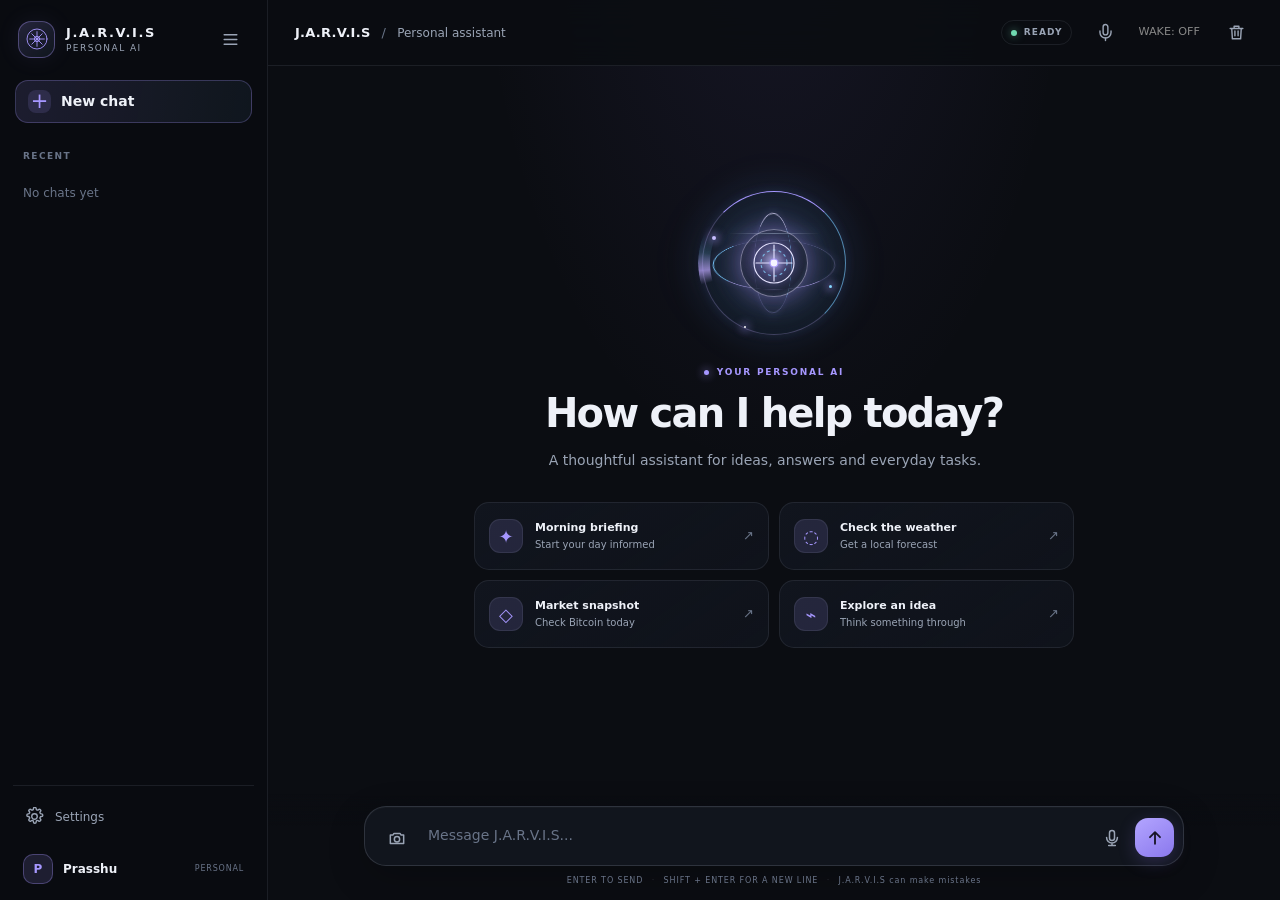
<file: frontend/index.html>
<!doctype html>
<html lang="en" data-theme="dark">
<head>
  <link rel="manifest" href="./manifest.json">
  <meta name="apple-mobile-web-app-capable" content="yes">
  <meta name="mobile-web-app-capable" content="yes">
  <meta charset="UTF-8">
  <meta name="viewport" content="width=device-width, initial-scale=1, viewport-fit=cover">
  <meta name="theme-color" content="#0b0d12">
  <meta name="description" content="J.A.R.V.I.S personal AI assistant">
  <title>J.A.R.V.I.S — Personal AI</title>
  <link rel="stylesheet" href="style.css?v=final3">
</head>
<script>if ('serviceWorker' in navigator) navigator.serviceWorker.register('./sw.js');</script>
  <body>
  <div class="app-shell">
    <aside class="sidebar" id="sidebar" aria-label="Main navigation">
      <div class="sidebar-top">
        <a class="brand" href="./" aria-label="J.A.R.V.I.S home">
          <span class="brand-mark" aria-hidden="true">
            <svg viewBox="0 0 36 36"><circle cx="18" cy="18" r="15"/><path d="M18 7v22M7 18h22M10.2 10.2l15.6 15.6M25.8 10.2 10.2 25.8"/><circle cx="18" cy="18" r="4"/></svg>
          </span>
          <span class="brand-copy"><strong>J.A.R.V.I.S</strong><small>PERSONAL AI</small></span>
        </a>
        <button class="icon-button sidebar-collapse" id="sidebar-toggle" type="button" aria-label="Collapse sidebar" title="Collapse sidebar">
          <svg viewBox="0 0 24 24" aria-hidden="true"><path d="M4 6h16M4 12h16M4 18h16"/></svg>
        </button>
      </div>

      <button class="new-chat" id="new-chat" type="button">
        <span class="new-chat-icon" aria-hidden="true">+</span><span>New chat</span>
      </button>

      <div class="history-heading"><span>RECENT</span><span class="history-count" id="history-count"></span></div>
      <div class="history-list" id="history-list" role="group" aria-label="Conversation history"></div>
      <div class="sidebar-spacer"></div>

      <div class="sidebar-footer">
        <button class="sidebar-link" id="settings-open" type="button">
          <svg viewBox="0 0 24 24" aria-hidden="true"><path d="M12 8.5a3.5 3.5 0 1 0 0 7 3.5 3.5 0 0 0 0-7Z"/><path d="m19.4 15 .1.1a1.7 1.7 0 0 1-2.4 2.4l-.1-.1a1.7 1.7 0 0 0-2.9 1.2v.2a1.7 1.7 0 0 1-3.4 0v-.2a1.7 1.7 0 0 0-2.9-1.2l-.1.1a1.7 1.7 0 0 1-2.4-2.4l.1-.1a1.7 1.7 0 0 0-1.2-2.9H4a1.7 1.7 0 0 1 0-3.4h.2a1.7 1.7 0 0 0 1.2-2.9l-.1-.1a1.7 1.7 0 0 1 2.4-2.4l.1.1a1.7 1.7 0 0 0 2.9-1.2V2a1.7 1.7 0 0 1 3.4 0v.2a1.7 1.7 0 0 0 2.9 1.2l.1-.1a1.7 1.7 0 0 1 2.4 2.4l-.1.1a1.7 1.7 0 0 0 1.2 2.9h.2a1.7 1.7 0 0 1 0 3.4h-.2a1.7 1.7 0 0 0-1.2 2.9Z"/></svg>
          <span>Settings</span>
        </button>
        <div class="profile-row"><span class="profile-avatar">P</span><span class="profile-name">Prasshu</span><span class="profile-label">PERSONAL</span></div>
      </div>
    </aside>

    <button class="sidebar-backdrop" id="sidebar-backdrop" type="button" aria-label="Close navigation" hidden></button>

    <main class="main-area">
      <header class="topbar">
        <button class="icon-button menu-button" id="menu-btn" type="button" aria-label="Open navigation" title="Open navigation">
          <svg viewBox="0 0 24 24" aria-hidden="true"><path d="M4 6h16M4 12h16M4 18h16"/></svg>
        </button>
        <div class="topbar-title"><span>J.A.R.V.I.S</span><span class="topbar-divider">/</span><span class="topbar-subtitle">Personal assistant</span></div>
        <div class="topbar-actions">
          <span class="ready-badge"><span class="ready-dot"></span> READY</span>

          <button class="icon-button wake-button" id="wake-btn" type="button" aria-label="Toggle Wake Word" title="Listen for 'Hey Jarvis'">
            <svg viewBox="0 0 24 24" fill="none" stroke="currentColor" stroke-width="2" stroke-linecap="round" stroke-linejoin="round">
              <path d="M12 2a3 3 0 0 0-3 3v7a3 3 0 0 0 6 0V5a3 3 0 0 0-3-3Z"/>
              <path d="M19 10v2a7 7 0 0 1-14 0v-2"/>
              <line x1="12" y1="19" x2="12" y2="22"/>
            </svg>
          </button>

          <span id="wake-status" style="font-size:0.7rem;color:#888;margin-right:5px;">WAKE: OFF</span>

          <button class="icon-button clear-button" id="clear-btn" type="button" aria-label="Clear current conversation" title="Clear current conversation">
            <svg viewBox="0 0 24 24" aria-hidden="true"><path d="M4 7h16M9 7V4h6v3m3 0-.8 13H6.8L6 7m4 3v6m4-6v6"/></svg>
          </button>
        </div>
      </header>

      <section class="conversation-stage" id="conversation-stage" aria-label="Conversation" tabindex="0">
        <div class="welcome" id="welcome">

          <div class="hero-orb" aria-hidden="true">
            <span class="orb-aura"></span>
            <span class="orb-ring orb-ring-outer"></span>
            <span class="orb-ring orb-ring-middle"></span>
            <span class="orb-ring orb-ring-inner"></span>
            <span class="orb-sweep"></span>
            <span class="orb-scan"></span>
            <span class="orb-particle orb-particle-one"></span>
            <span class="orb-particle orb-particle-two"></span>
            <span class="orb-particle orb-particle-three"></span>
            <div class="orb-core">
              <svg viewBox="0 0 52 52"><circle cx="26" cy="26" r="20"/><circle class="core-orbit" cx="26" cy="26" r="13"/><path d="M26 8v36M8 26h36"/><circle class="core-point" cx="26" cy="26" r="4"/></svg>
            </div>
          </div>

          <div class="welcome-copy">
            <p class="eyebrow"><span></span> YOUR PERSONAL AI</p>
            <h1>How can I help today?</h1>
            <p class="welcome-subtitle">A thoughtful assistant for ideas, answers and everyday tasks.</p>
          </div>
          <div class="prompt-grid" aria-label="Suggested prompts">
            <button class="prompt-card" type="button" data-prompt="Jarvis, give me my morning briefing">
              <span class="prompt-icon">✦</span><span><strong>Morning briefing</strong><small>Start your day informed</small></span><span class="prompt-arrow">↗</span>
            </button>
            <button class="prompt-card" type="button" data-prompt="What is the weather today?">
              <span class="prompt-icon">◌</span><span><strong>Check the weather</strong><small>Get a local forecast</small></span><span class="prompt-arrow">↗</span>
            </button>
            <button class="prompt-card" type="button" data-prompt="What is the current Bitcoin price?">
              <span class="prompt-icon">◇</span><span><strong>Market snapshot</strong><small>Check Bitcoin today</small></span><span class="prompt-arrow">↗</span>
            </button>
            <button class="prompt-card" type="button" data-prompt="Tell me a useful idea for today">
              <span class="prompt-icon">⌁</span><span><strong>Explore an idea</strong><small>Think something through</small></span><span class="prompt-arrow">↗</span>
            </button>
          </div>
        </div>
        <div class="chat" id="chat" role="log" aria-label="Chat messages" aria-live="polite" aria-relevant="additions text" tabindex="0"></div>
      </section>

      <footer class="composer-dock">
        <div class="thinking-status" id="thinking-status" aria-live="polite" hidden>
          <span class="thinking-orb" aria-hidden="true"><i class="thinking-ring"></i><i class="thinking-core"></i></span>
          <span id="thinking-label">J.A.R.V.I.S is thinking</span><span class="thinking-dots" aria-hidden="true"><i></i><i></i><i></i></span>
        </div>
        <div class="composer-shell">
          <button class="composer-tool" id="cam-btn" type="button" aria-label="Analyze image" title="Attach an image">
            <svg viewBox="0 0 24 24" aria-hidden="true"><path d="M4 8.5h3l1.4-2h7.2l1.4 2h3v10H4z"/><circle cx="12" cy="13.5" r="3.2"/></svg>
          </button>
          <textarea id="msg" rows="1" placeholder="Message J.A.R.V.I.S..." aria-label="Message J.A.R.V.I.S"></textarea>
          <input id="img-input" type="file" accept="image/*" hidden>
          <div class="composer-actions">
            <button class="composer-tool voice-button" id="mic-btn" type="button" aria-label="Activate voice input" title="Voice input">
              <svg viewBox="0 0 24 24" aria-hidden="true"><rect x="9" y="3" width="6" height="12" rx="3"/><path d="M5.5 11.5a6.5 6.5 0 0 0 13 0M12 18v3m-4 0h8"/></svg>
            </button>
            <button class="send-button" id="send" type="button" aria-label="Send message" title="Send message">
              <svg viewBox="0 0 24 24" aria-hidden="true"><path d="M12 19V5m-6 6 6-6 6 6"/></svg>
            </button>
          </div>
        </div>
        <p class="composer-note">ENTER TO SEND <span>·</span> SHIFT + ENTER FOR A NEW LINE <span class="note-separator">·</span> J.A.R.V.I.S can make mistakes</p>
      </footer>
    </main>

    <div class="settings-scrim" id="settings-scrim" hidden></div>
    <aside class="settings-panel" id="settings-panel" aria-labelledby="settings-title" aria-modal="true" role="dialog" hidden>
      <div class="settings-header"><div><p class="eyebrow">PREFERENCES</p><h2 id="settings-title">Settings</h2></div><button class="icon-button" id="settings-close" type="button" aria-label="Close settings">×</button></div>
      <div class="settings-group"><label for="theme-select">Appearance</label><p>Set the tone of your workspace.</p><select id="theme-select"><option value="dark">Midnight · dark</option><option value="light">Silver · light</option></select></div>
      <div class="settings-group"><strong>Conversation history</strong><p>Your conversations are saved in this browser profile.</p></div>
      <div class="settings-bottom"><button class="danger-button" id="clear-memory-setting" type="button">Clear current conversation</button><p>J.A.R.V.I.S · Personal AI</p></div>
    </aside>
  </div>

    <script src="./offline-ai.js"></script>
  <script type="module" src="script.js?v=final8"></script>
    <!-- PRASSHU FILE ACCESS -->
<div id="folderAccessPanel" style="padding:10px;text-align:center">
  <button id="selectFolderBtn">
    📁 Select Internal Storage Folder
  </button>
  <input
    type="file"
    id="folderInput"
    webkitdirectory
    multiple
    hidden
  >
  <p id="folderStatus">No folder selected</p>
</div>
</body>
</html>
</file>
<file: frontend/style.css>
*{box-sizing:border-box}
:root{font-family:Inter,ui-sans-serif,system-ui,-apple-system,BlinkMacSystemFont,"Segoe UI","Noto Sans Telugu","Nirmala UI",Gautami,"Lohit Telugu",sans-serif;color-scheme:dark}
html[data-theme="dark"]{--bg:#0b0d12;--sidebar:#090b10;--panel:#11151e;--panel-2:#151a24;--panel-hover:#1b212d;--border:rgba(213,223,242,.09);--border-strong:rgba(213,223,242,.15);--text:#eef1f8;--muted:#9aa4b5;--subtle:#697488;--accent:#a697ff;--accent-2:#79c9ff;--accent-soft:rgba(166,151,255,.14);--success:#70d9b0;--danger:#ff8c9a;--shadow:0 24px 80px rgba(0,0,0,.34);--user-bubble:#1c2330;--input:#11151d;--orb:#ad9cff}
html[data-theme="light"]{color-scheme:light;--bg:#f4f5f8;--sidebar:#eceef3;--panel:#fff;--panel-2:#f8f9fb;--panel-hover:#e9ecf4;--border:rgba(38,48,70,.1);--border-strong:rgba(38,48,70,.16);--text:#202635;--muted:#687387;--subtle:#8b95a6;--accent:#6855d9;--accent-2:#437fb2;--accent-soft:rgba(104,85,217,.1);--success:#258b69;--danger:#c3455a;--shadow:0 24px 80px rgba(39,48,68,.16);--user-bubble:#ebedf5;--input:#fff;--orb:#8068eb}
html,body{width:100%;height:100%;min-height:100%;margin:0}
body{height:100dvh;min-height:100dvh;background:var(--bg);color:var(--text);overflow:hidden;font-size:14px;line-height:1.5;transition:background .25s ease,color .25s ease}
button,input,textarea,select{font:inherit}
button{color:inherit}
button:focus-visible,a:focus-visible,textarea:focus-visible,select:focus-visible{outline:2px solid var(--accent);outline-offset:3px}
button{cursor:pointer}
button:disabled{opacity:.5;cursor:not-allowed}
[hidden]{display:none!important}
.app-shell{position:fixed;inset:0;height:100dvh;min-height:0;width:100vw;overflow:hidden;display:grid;grid-template-columns:268px minmax(0,1fr);background:var(--bg);transition:grid-template-columns .24s ease}
.sidebar{position:fixed;inset:0 auto 0 0;width:268px;min-width:0;height:100dvh;display:flex;flex-direction:column;padding:20px 13px 14px;background:var(--sidebar);border-right:1px solid var(--border);z-index:30;transition:width .24s ease,padding .24s ease,transform .24s ease}
.sidebar-top{display:flex;align-items:center;justify-content:space-between;gap:8px;padding:0 5px 22px}
.brand{display:flex;align-items:center;gap:11px;min-width:0;color:var(--text);text-decoration:none}
.brand-mark{display:grid;place-items:center;width:37px;height:37px;flex:0 0 37px;border:1px solid rgba(173,156,255,.37);border-radius:13px;background:linear-gradient(145deg,rgba(166,151,255,.18),rgba(121,201,255,.06));box-shadow:0 0 25px rgba(166,151,255,.08)}
.brand-mark svg{width:24px;height:24px;fill:none;stroke:var(--accent);stroke-width:1.35;stroke-linecap:round;stroke-linejoin:round}
.brand-copy{display:grid;gap:0;white-space:nowrap}
.brand-copy strong{font-size:13px;letter-spacing:.12em;font-weight:700}
.brand-copy small{font-size:9px;letter-spacing:.16em;color:var(--muted)}
.icon-button{display:grid;place-items:center;flex:0 0 38px;width:38px;height:38px;border:1px solid transparent;border-radius:11px;background:transparent;color:var(--muted);transition:background .18s ease,color .18s ease,border-color .18s ease}
.icon-button:hover{background:var(--panel-hover);border-color:var(--border);color:var(--text)}
.icon-button svg,.sidebar-link svg,.composer-tool svg,.send-button svg{width:19px;height:19px;fill:none;stroke:currentColor;stroke-width:1.8;stroke-linecap:round;stroke-linejoin:round}
.new-chat{height:43px;display:flex;align-items:center;gap:10px;padding:0 12px;margin:0 2px 27px;border:1px solid rgba(166,151,255,.26);border-radius:13px;background:linear-gradient(100deg,rgba(166,151,255,.13),rgba(121,201,255,.06));color:var(--text);text-align:left;font-weight:600;transition:transform .18s ease,border-color .18s ease,background .18s ease}
.new-chat:hover{transform:translateY(-1px);border-color:rgba(166,151,255,.48);background:linear-gradient(100deg,rgba(166,151,255,.19),rgba(121,201,255,.1))}
.new-chat-icon{display:grid;place-items:center;width:23px;height:23px;border-radius:8px;background:var(--accent-soft);color:var(--accent);font-size:21px;font-weight:400;line-height:1}
.history-heading{display:flex;justify-content:space-between;align-items:center;padding:0 10px 9px;color:var(--subtle);font-size:9px;font-weight:700;letter-spacing:.16em}
.history-count{color:var(--muted);letter-spacing:0;font-size:10px}
.history-list{display:flex;flex-direction:column;gap:3px;overflow-y:auto;max-height:calc(100% - 180px);scrollbar-width:thin;scrollbar-color:var(--border-strong) transparent}
.history-empty{padding:11px 10px;color:var(--subtle);font-size:12px}
.history-item{display:flex;align-items:center;gap:9px;width:100%;min-height:39px;padding:8px 10px;border:1px solid transparent;border-radius:10px;background:transparent;color:var(--muted);text-align:left;font-size:12px;transition:background .16s ease,color .16s ease,border-color .16s ease}
.history-item:hover{background:var(--panel-hover);color:var(--text)}
.history-item[aria-current="true"]{background:var(--panel-hover);border-color:var(--border);color:var(--text)}
.history-item svg{width:15px;height:15px;flex:0 0 15px;fill:none;stroke:currentColor;stroke-width:1.6;stroke-linecap:round;stroke-linejoin:round}
.history-item-label{overflow:hidden;text-overflow:ellipsis;white-space:nowrap}
.sidebar-spacer{flex:1;min-height:20px}
.sidebar-footer{border-top:1px solid var(--border);padding:12px 2px 0}
.sidebar-link{display:flex;align-items:center;gap:11px;width:100%;padding:9px 10px;border:0;border-radius:10px;background:transparent;color:var(--muted);text-align:left;font-size:12px;transition:background .16s ease,color .16s ease}
.sidebar-link:hover{background:var(--panel-hover);color:var(--text)}
.profile-row{display:flex;align-items:center;gap:10px;margin-top:11px;padding:8px 8px 2px}
.profile-avatar{display:grid;place-items:center;width:30px;height:30px;border:1px solid rgba(166,151,255,.32);border-radius:10px;background:var(--accent-soft);color:var(--accent);font-size:12px;font-weight:700}
.profile-name{font-size:12px;font-weight:600;color:var(--text)}
.profile-label{margin-left:auto;color:var(--subtle);font-size:8px;letter-spacing:.1em}
/* The fixed sidebar leaves auto-placement on column 1; place the workspace in the visible second track. */
.main-area{grid-column:2;position:relative;display:flex;flex-direction:column;min-width:0;min-height:0;height:100dvh;overflow:hidden;background:radial-gradient(ellipse at 50% -16%,rgba(128,106,218,.1),transparent 42%),var(--bg)}
.topbar{position:fixed;top:0;left:268px;right:0;z-index:40;display:flex;align-items:center;gap:12px;height:66px;min-height:66px;padding:0 27px;border-bottom:1px solid var(--border);background:color-mix(in srgb,var(--bg) 88%,transparent);backdrop-filter:blur(20px)}
.menu-button{margin-left:-9px}
.topbar-title{display:flex;align-items:center;gap:11px;min-width:0;color:var(--text);font-size:13px;font-weight:650;letter-spacing:.02em}
.topbar-divider{color:var(--subtle);font-weight:400}
.topbar-subtitle{color:var(--muted);font-size:12px;font-weight:450;letter-spacing:0}
.topbar-actions{display:flex;align-items:center;gap:14px;margin-left:auto}
.ready-badge{display:flex;align-items:center;gap:7px;padding:5px 9px;border:1px solid var(--border);border-radius:999px;color:var(--muted);font-size:9px;font-weight:700;letter-spacing:.12em}
.ready-dot{width:6px;height:6px;border-radius:50%;background:var(--success);box-shadow:0 0 9px color-mix(in srgb,var(--success) 60%,transparent)}
.clear-button{width:34px;height:34px;flex-basis:34px}
.conversation-stage{position:absolute;top:66px;right:0;bottom:122px;left:0;display:flex;flex-direction:column;min-width:0;min-height:0;overflow:hidden}
.welcome{width:min(100% - 36px,700px);margin:auto;display:flex;flex-direction:column;align-items:center;padding:24px 0 36px;text-align:center;animation:welcomeIn .65s cubic-bezier(.2,.7,.2,1) both}
.hero-orb{position:relative;width:158px;height:158px;display:grid;place-items:center;margin:0 auto 24px;isolation:isolate;perspective:760px;filter:drop-shadow(0 0 28px rgba(166,151,255,.12))}
.orb-aura{position:absolute;inset:-22px;border-radius:50%;background:radial-gradient(circle,rgba(154,130,255,.2) 0,rgba(82,167,221,.09) 38%,transparent 72%);filter:blur(7px);animation:auraPulse 3.6s ease-in-out infinite}
.orb-ring{position:absolute;border:1px solid rgba(190,180,255,.28);border-radius:50%;transform-style:preserve-3d;box-shadow:0 0 12px rgba(144,137,255,.12),inset 0 0 12px rgba(121,201,255,.045)}
.orb-ring-outer{inset:7px;border-top-color:var(--accent);border-right-color:rgba(121,201,255,.64);animation:orbSpin 13s linear infinite}
.orb-ring-middle{inset:18px;border-left-color:var(--accent-2);border-bottom-color:rgba(198,178,255,.78);transform:rotateX(66deg);animation:tiltOrbit 9s linear infinite}
.orb-ring-inner{inset:29px;border-right-color:var(--accent-2);border-top-color:rgba(230,222,255,.8);transform:rotateY(68deg);animation:innerOrbit 6s linear infinite reverse}
.orb-sweep{position:absolute;inset:3px;border-radius:50%;background:conic-gradient(from 12deg,transparent 0 67%,rgba(190,169,255,.86) 70%,rgba(121,201,255,.22) 74%,transparent 78% 100%);-webkit-mask:radial-gradient(circle,transparent 59%,#000 60%);mask:radial-gradient(circle,transparent 59%,#000 60%);opacity:.82;animation:orbSpin 5.8s linear infinite}
.orb-scan{position:absolute;z-index:2;left:20%;right:20%;top:31%;height:1px;background:linear-gradient(90deg,transparent,rgba(208,231,255,.9),transparent);box-shadow:0 0 12px rgba(121,201,255,.8);opacity:.4;animation:beamScan 3.8s ease-in-out infinite}
.orb-particle{position:absolute;z-index:2;width:4px;height:4px;border-radius:50%;background:#c7bdff;box-shadow:0 0 9px 2px rgba(166,151,255,.72)}
.orb-particle-one{left:11%;top:33%;animation:particleFloat 3.8s ease-in-out infinite}
.orb-particle-two{right:13%;top:64%;width:3px;height:3px;background:#86d8ff;animation:particleFloat 4.4s ease-in-out -1.2s infinite}
.orb-particle-three{left:31%;bottom:9%;width:2px;height:2px;background:#fff;animation:particleFloat 3.2s ease-in-out -2s infinite}
.orb-core{z-index:1;display:grid;place-items:center;width:68px;height:68px;border:1px solid rgba(222,215,255,.5);border-radius:50%;background:radial-gradient(circle at 45% 42%,rgba(214,207,255,.34) 0,rgba(123,111,210,.2) 27%,rgba(20,27,45,.84) 65%,rgba(121,201,255,.12) 100%);box-shadow:0 0 22px rgba(166,151,255,.38),0 0 54px rgba(121,201,255,.16),inset 0 0 18px rgba(205,221,255,.15);animation:coreFloat 4.5s ease-in-out infinite}
.orb-core svg{width:52px;height:52px;fill:none;stroke:#e6e4ff;stroke-width:1.15;stroke-linecap:round;stroke-linejoin:round;filter:drop-shadow(0 0 4px rgba(175,191,255,.75))}
.orb-core .core-orbit{stroke:rgba(133,212,255,.8);stroke-dasharray:2 4}
.orb-core .core-point{fill:#f4f4ff;stroke:#a997ff;filter:drop-shadow(0 0 5px #c9baff)}
.eyebrow{display:flex;align-items:center;justify-content:center;gap:8px;margin:0 0 12px;color:var(--accent);font-size:9px;font-weight:750;letter-spacing:.2em}
.eyebrow>span{width:5px;height:5px;border-radius:50%;background:var(--accent);box-shadow:0 0 10px var(--accent)}
.welcome h1{margin:0;color:var(--text);font-size:clamp(29px,4vw,40px);line-height:1.12;font-weight:650;letter-spacing:-.045em}
.welcome-subtitle{max-width:440px;margin:13px 0 30px;color:var(--muted);font-size:14px;line-height:1.65}
.prompt-grid{display:grid;grid-template-columns:repeat(2,minmax(0,1fr));gap:10px;width:min(100%,600px);text-align:left}
.prompt-card{display:flex;align-items:center;gap:12px;min-width:0;min-height:68px;padding:12px 14px;border:1px solid var(--border);border-radius:15px;background:linear-gradient(145deg,var(--panel),color-mix(in srgb,var(--panel) 75%,transparent));color:var(--text);text-align:left;transition:transform .2s ease,border-color .2s ease,background .2s ease,box-shadow .2s ease}
.prompt-card:hover{transform:translateY(-2px);border-color:rgba(166,151,255,.32);background:var(--panel-2);box-shadow:0 12px 30px rgba(0,0,0,.12)}
.prompt-icon{display:grid;place-items:center;width:34px;height:34px;flex:0 0 34px;border:1px solid var(--border);border-radius:11px;background:var(--accent-soft);color:var(--accent);font-size:18px}
.prompt-card>span:nth-child(2){display:grid;gap:1px;min-width:0}
.prompt-card strong{font-size:11px;font-weight:650}
.prompt-card small{overflow:hidden;color:var(--muted);font-size:10px;text-overflow:ellipsis;white-space:nowrap}
.prompt-arrow{margin-left:auto;color:var(--subtle);font-size:13px;transition:transform .18s ease,color .18s ease}
.prompt-card:hover .prompt-arrow{transform:translate(2px,-2px);color:var(--accent)}
.chat{display:none;position:relative;flex:1 1 0%;flex-direction:column;gap:5px;width:min(100%,900px);height:auto;min-height:0;margin:0 auto;padding:20px 34px 24px;overflow-x:hidden;overflow-y:auto;overscroll-behavior-y:contain;-webkit-overflow-scrolling:touch;touch-action:pan-y;scrollbar-width:thin;scrollbar-color:var(--border-strong) transparent;scrollbar-gutter:stable}
.chat>.msg{flex:0 0 auto}
body.has-conversation .welcome{display:none}
body.has-conversation .conversation-stage{overflow:hidden}
body.has-conversation .chat{display:flex;flex-direction:column}
.msg{width:fit-content;max-width:min(82%,690px);margin:0;padding:6px 10px;border:1px solid transparent;border-radius:15px;color:var(--text);font-size:14px;line-height:1.45;white-space:pre-wrap;overflow-wrap:anywhere;animation:messageIn .22s ease both}
.msg.ai{align-self:flex-start;max-width:min(100%,760px);padding:1px;color:var(--text);line-height:1.45}
.msg.user{align-self:flex-end;border-color:var(--border);border-radius:18px 18px 5px 18px;background:var(--user-bubble);color:var(--text)}
body.is-thinking .hero-orb .orb-core{animation:thinkingPulse 1.1s ease-in-out infinite alternate}
body.is-thinking .hero-orb .orb-ring-outer{animation-duration:4s}
body.is-thinking .hero-orb .orb-ring-middle{animation-duration:3s}
body.is-thinking .hero-orb .orb-ring-inner{animation-duration:2.4s}
body.is-thinking .hero-orb .orb-sweep{animation-duration:1.8s}
body.is-thinking .hero-orb .orb-aura{animation-duration:1.2s}
.composer-dock{position:fixed;left:268px;right:0;bottom:0;z-index:41;width:auto;padding:12px 22px max(13px,env(safe-area-inset-bottom));background:linear-gradient(0deg,var(--bg) 70%,color-mix(in srgb,var(--bg) 0%,transparent));}
.composer-shell{display:flex;align-items:flex-end;gap:8px;width:min(100%,820px);min-height:60px;margin:0 auto;padding:8px 9px 8px 13px;border:1px solid var(--border-strong);border-radius:22px;background:var(--input);box-shadow:0 12px 38px rgba(0,0,0,.18),inset 0 1px 0 rgba(255,255,255,.025);transition:border-color .2s ease,box-shadow .2s ease,background .2s ease}
.composer-shell:focus-within{border-color:rgba(166,151,255,.52);box-shadow:0 0 0 3px rgba(166,151,255,.09),0 16px 40px rgba(0,0,0,.18)}
.composer-tool{display:grid;place-items:center;width:38px;height:38px;flex:0 0 38px;border:0;border-radius:12px;background:transparent;color:var(--muted);transition:background .16s ease,color .16s ease}
.composer-tool:hover{background:var(--panel-hover);color:var(--text)}
.composer-tool svg{width:20px;height:20px}
#msg{flex:1;align-self:center;width:100%;min-width:0;max-height:180px;min-height:27px;margin:0;padding:7px 4px;resize:none;overflow-y:auto;border:0;outline:0;background:transparent;color:var(--text);font-size:14px;line-height:1.55}
#msg::placeholder{color:var(--subtle);opacity:1}
#msg:focus-visible{outline:0}
.composer-actions{display:flex;align-items:center;gap:4px}
.send-button{display:grid;place-items:center;width:39px;height:39px;flex:0 0 39px;border:0;border-radius:13px;background:linear-gradient(145deg,#b3a5ff,#8a78ed);color:#171426;box-shadow:0 5px 17px rgba(135,116,234,.22);transition:transform .17s ease,filter .17s ease,box-shadow .17s ease}
.send-button:hover{transform:translateY(-1px);filter:brightness(1.08);box-shadow:0 7px 22px rgba(135,116,234,.32)}
.send-button svg{width:20px;height:20px;stroke-width:2.2}
.composer-note{width:min(100%,820px);margin:9px auto 0;color:var(--subtle);font-size:8px;letter-spacing:.11em;text-align:center}
.composer-note span{padding:0 5px;color:var(--border-strong)}
.thinking-status{display:flex;align-items:center;justify-content:center;gap:9px;width:max-content;max-width:100%;margin:0 auto 10px;padding:7px 12px;border:1px solid var(--border);border-radius:999px;background:var(--panel);color:var(--muted);font-size:11px;animation:activityIn .2s ease both}
.thinking-orb{position:relative;display:block;width:18px;height:18px;flex:0 0 18px}
.thinking-status #thinking-label{min-width:0;max-width:68vw;overflow:hidden;text-overflow:ellipsis;white-space:nowrap}
.thinking-orb .thinking-ring{position:absolute;inset:1px;border:1px solid rgba(190,180,255,.38);border-top-color:var(--accent);border-right-color:var(--accent-2);border-radius:50%;box-shadow:0 0 8px rgba(166,151,255,.18);animation:orbSpin 1.6s linear infinite}
.thinking-orb .thinking-core{position:absolute;inset:6px;border-radius:50%;background:radial-gradient(circle at 35% 30%,#fff,var(--accent) 55%,rgba(121,201,255,.7));box-shadow:0 0 10px rgba(166,151,255,.85);animation:thinkingPulse 1s ease-in-out infinite alternate}
.thinking-dots{display:flex;gap:3px;align-items:center}
.thinking-dots i{width:3px;height:3px;border-radius:50%;background:var(--accent);animation:dotWave 1s ease-in-out infinite}
.thinking-dots i:nth-child(2){animation-delay:.13s}.thinking-dots i:nth-child(3){animation-delay:.26s}
.sidebar-backdrop{display:none}
.settings-scrim{position:fixed;inset:0;z-index:49;background:rgba(3,5,9,.52);backdrop-filter:blur(4px)}
.settings-panel{position:fixed;z-index:50;top:0;right:0;display:flex;flex-direction:column;width:min(390px,100vw);height:100dvh;padding:26px 22px;background:var(--panel);border-left:1px solid var(--border-strong);box-shadow:var(--shadow);animation:settingsIn .24s ease both}
.settings-header{display:flex;align-items:center;justify-content:space-between;padding-bottom:20px;border-bottom:1px solid var(--border)}
.settings-header .eyebrow{justify-content:flex-start;margin-bottom:5px}
.settings-header h2{margin:0;font-size:22px;letter-spacing:-.03em}
.settings-group{padding:22px 0;border-bottom:1px solid var(--border)}
.settings-group label,.settings-group strong{display:block;margin-bottom:4px;color:var(--text);font-size:13px;font-weight:650}
.settings-group p{margin:0 0 13px;color:var(--muted);font-size:12px;line-height:1.6}
.settings-group select{width:100%;padding:11px 12px;border:1px solid var(--border-strong);border-radius:11px;background:var(--panel-2);color:var(--text)}
.settings-bottom{display:grid;gap:12px;margin-top:auto;padding-top:24px}
.danger-button{padding:11px 13px;border:1px solid rgba(255,140,154,.25);border-radius:11px;background:rgba(255,140,154,.08);color:var(--danger);text-align:left;font-size:12px;font-weight:600}
.danger-button:hover{background:rgba(255,140,154,.14)}
.settings-bottom p{margin:0;color:var(--subtle);font-size:10px}

/* ===== keyframes ===== */
@keyframes orbSpin{to{transform:rotate(360deg)}}
@keyframes coreFloat{0%,100%{transform:translateY(0) rotate(-3deg)}50%{transform:translateY(-5px) rotate(3deg)}}
@keyframes thinkingPulse{from{transform:scale(.96);box-shadow:0 0 28px rgba(166,151,255,.18)}to{transform:scale(1.07);box-shadow:0 0 54px rgba(166,151,255,.46)}}
@keyframes dotWave{0%,60%,100%{transform:translateY(0);opacity:.45}30%{transform:translateY(-4px);opacity:1}}
@keyframes welcomeIn{from{opacity:0;transform:translateY(10px)}to{opacity:1;transform:translateY(0)}}
@keyframes messageIn{from{opacity:0;transform:translateY(5px)}to{opacity:1;transform:translateY(0)}}
@keyframes activityIn{from{opacity:0;transform:translateY(4px)}to{opacity:1;transform:translateY(0)}}
@keyframes settingsIn{from{opacity:0;transform:translateX(12px)}to{opacity:1;transform:translateX(0)}}
@keyframes tiltOrbit{from{transform:rotateX(66deg) rotateZ(0)}to{transform:rotateX(66deg) rotateZ(360deg)}}
@keyframes innerOrbit{from{transform:rotateY(68deg) rotateZ(0)}to{transform:rotateY(68deg) rotateZ(360deg)}}
@keyframes auraPulse{0%,100%{opacity:.6;transform:scale(.96)}50%{opacity:1;transform:scale(1.06)}}
@keyframes beamScan{0%,100%{top:31%;opacity:0}12%{opacity:.5}50%{top:68%;opacity:.55}88%{opacity:0}}
@keyframes particleFloat{0%,100%{transform:translate(0,0);opacity:.5}50%{transform:translate(4px,-8px);opacity:1}}
@keyframes listenPulse{0%,100%{box-shadow:0 0 0 0 rgba(255,140,154,.45)}50%{box-shadow:0 0 0 7px rgba(255,140,154,0)}}

/* ===== extras ===== */
.menu-button{display:none}
.msg code{background:var(--panel-hover);padding:1px 6px;border-radius:6px;font-size:.92em}
.msg img{display:block;max-width:240px;width:100%;margin-bottom:6px;border-radius:12px}
.history-del{margin-left:auto;padding:0 6px;color:var(--subtle);font-size:16px;line-height:1}
.history-del:hover{color:var(--danger)}
.wake-button.active{background:var(--accent-soft);color:var(--accent);border-color:var(--border)}
.composer-tool.listening{color:var(--danger);background:rgba(255,140,154,.1);animation:listenPulse 1.2s ease-in-out infinite}
#wake-status{white-space:nowrap}
.action-link{display:inline-block;margin-top:8px;padding:8px 14px;border:1px solid var(--border-strong);border-radius:999px;background:var(--accent-soft);color:var(--accent);text-decoration:none;font-size:12px;font-weight:650}
.action-link:hover{background:var(--panel-hover)}

/* ===== desktop: collapsed sidebar ===== */
.app-shell.sidebar-collapsed{grid-template-columns:72px minmax(0,1fr)}
.sidebar-collapsed .sidebar{width:72px;padding:20px 10px 14px}
.sidebar-collapsed .sidebar-top{flex-direction:column;gap:14px}
.sidebar-collapsed .brand-copy,
.sidebar-collapsed .history-heading,
.sidebar-collapsed .history-list,
.sidebar-collapsed .new-chat span:last-child,
.sidebar-collapsed .sidebar-link span,
.sidebar-collapsed .profile-name,
.sidebar-collapsed .profile-label{display:none}
.sidebar-collapsed .new-chat{justify-content:center;padding:0}
.sidebar-collapsed .sidebar-link{justify-content:center}
.sidebar-collapsed .profile-row{justify-content:center}
.sidebar-collapsed .topbar,
.sidebar-collapsed .composer-dock{left:72px}

/* ===== mobile / tablet ===== */
@media (max-width:900px){
  .app-shell{grid-template-columns:minmax(0,1fr)}
  .main-area{grid-column:1}
  .sidebar{width:min(300px,86vw);transform:translateX(-100%);box-shadow:var(--shadow)}
  .sidebar.open{transform:translateX(0)}
  .sidebar-backdrop{display:block;position:fixed;inset:0;z-index:29;border:0;background:rgba(3,5,9,.55);backdrop-filter:blur(3px)}
  .menu-button{display:grid}
  .topbar{left:0;padding:0 12px;gap:8px}
  .topbar-divider,.topbar-subtitle,.ready-badge{display:none}
  .topbar-actions{gap:6px}
  .composer-dock{left:0;padding:10px 12px max(12px,env(safe-area-inset-bottom))}
  .composer-note{display:none}
  .conversation-stage{bottom:92px}
  .welcome{padding:10px 0 20px}
  .hero-orb{width:124px;height:124px;margin-bottom:16px}
  .orb-core{width:56px;height:56px}
  .orb-core svg{width:42px;height:42px}
  .welcome h1{font-size:26px}
  .welcome-subtitle{margin:10px 0 22px;font-size:13px}
  .prompt-grid{grid-template-columns:1fr}
  .prompt-card{min-height:60px}
  .chat{padding:14px 12px 18px}
  .msg{max-width:92%}
  .msg.ai{max-width:100%}
  .settings-panel{width:100vw}
}
@media (prefers-reduced-motion:reduce){
  *,*::before,*::after{animation-duration:.01ms!important;animation-iteration-count:1!important;transition-duration:.01ms!important}
}
</file>
